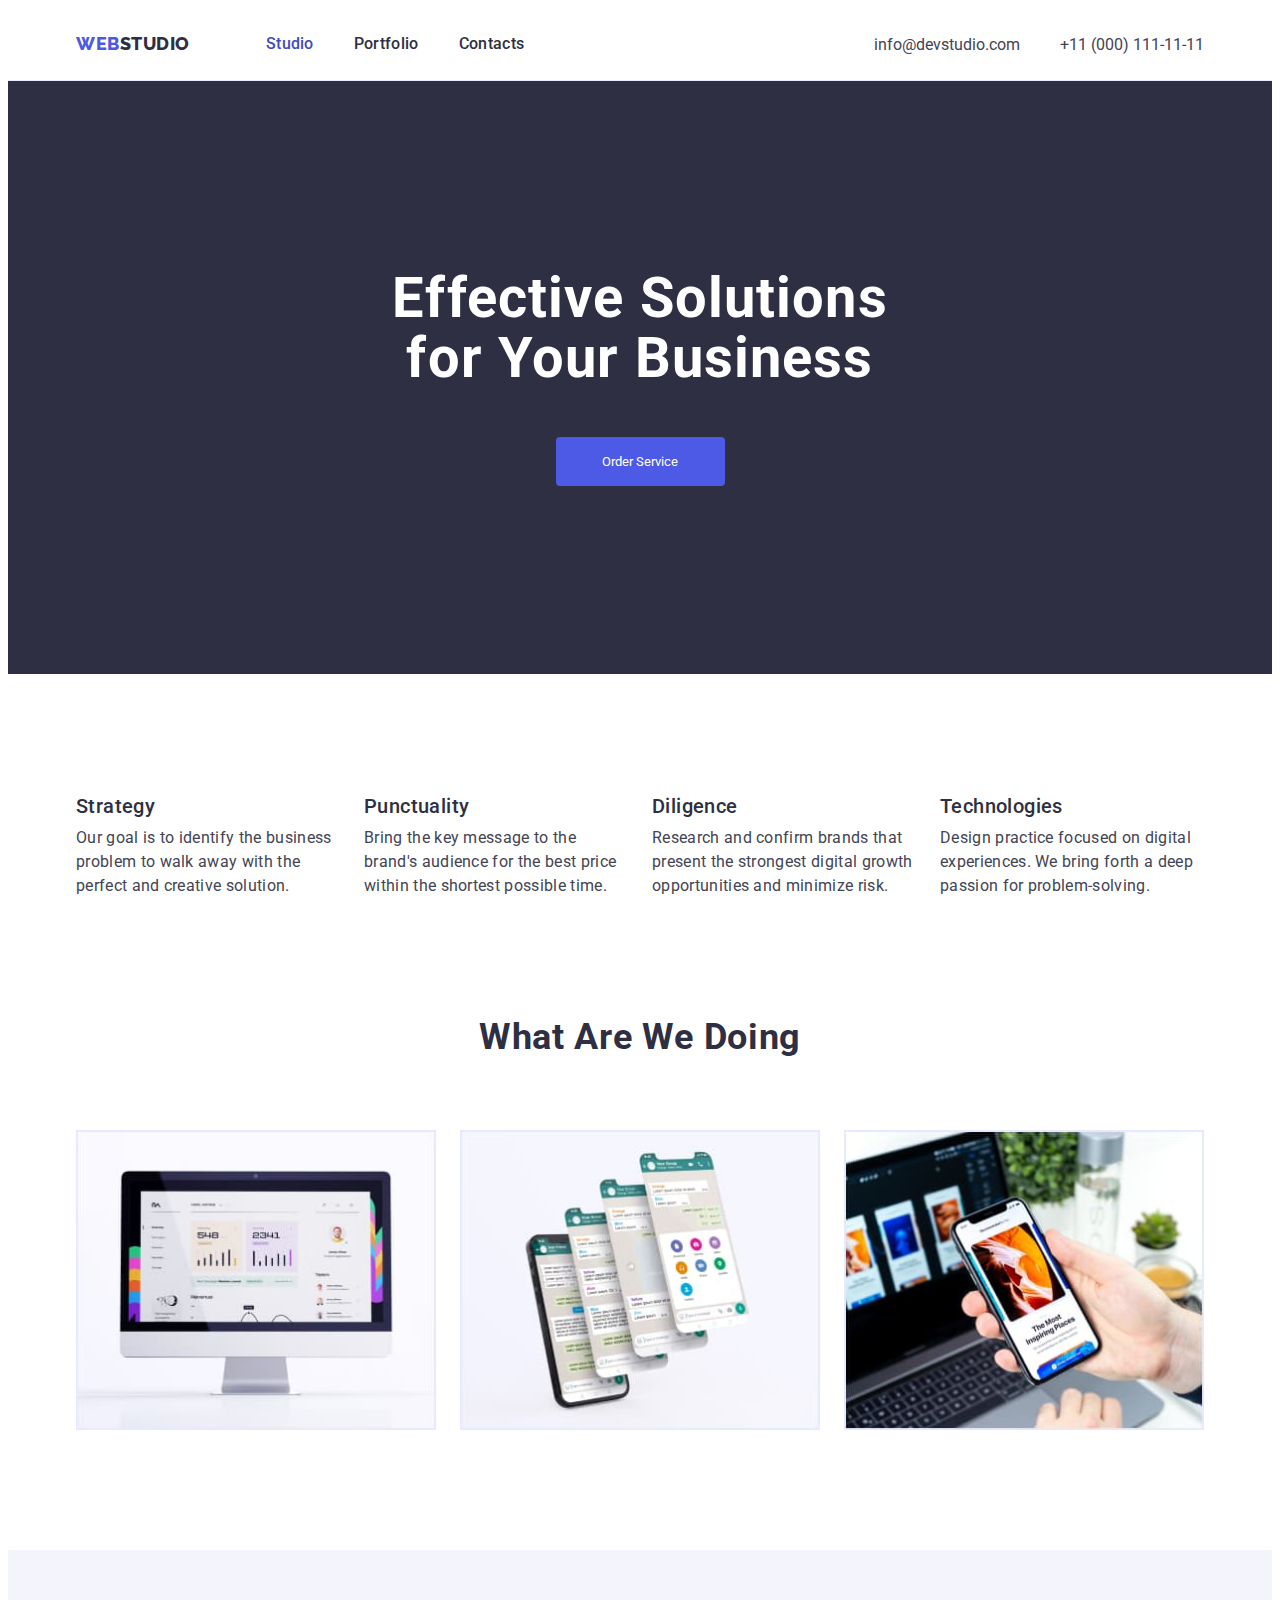
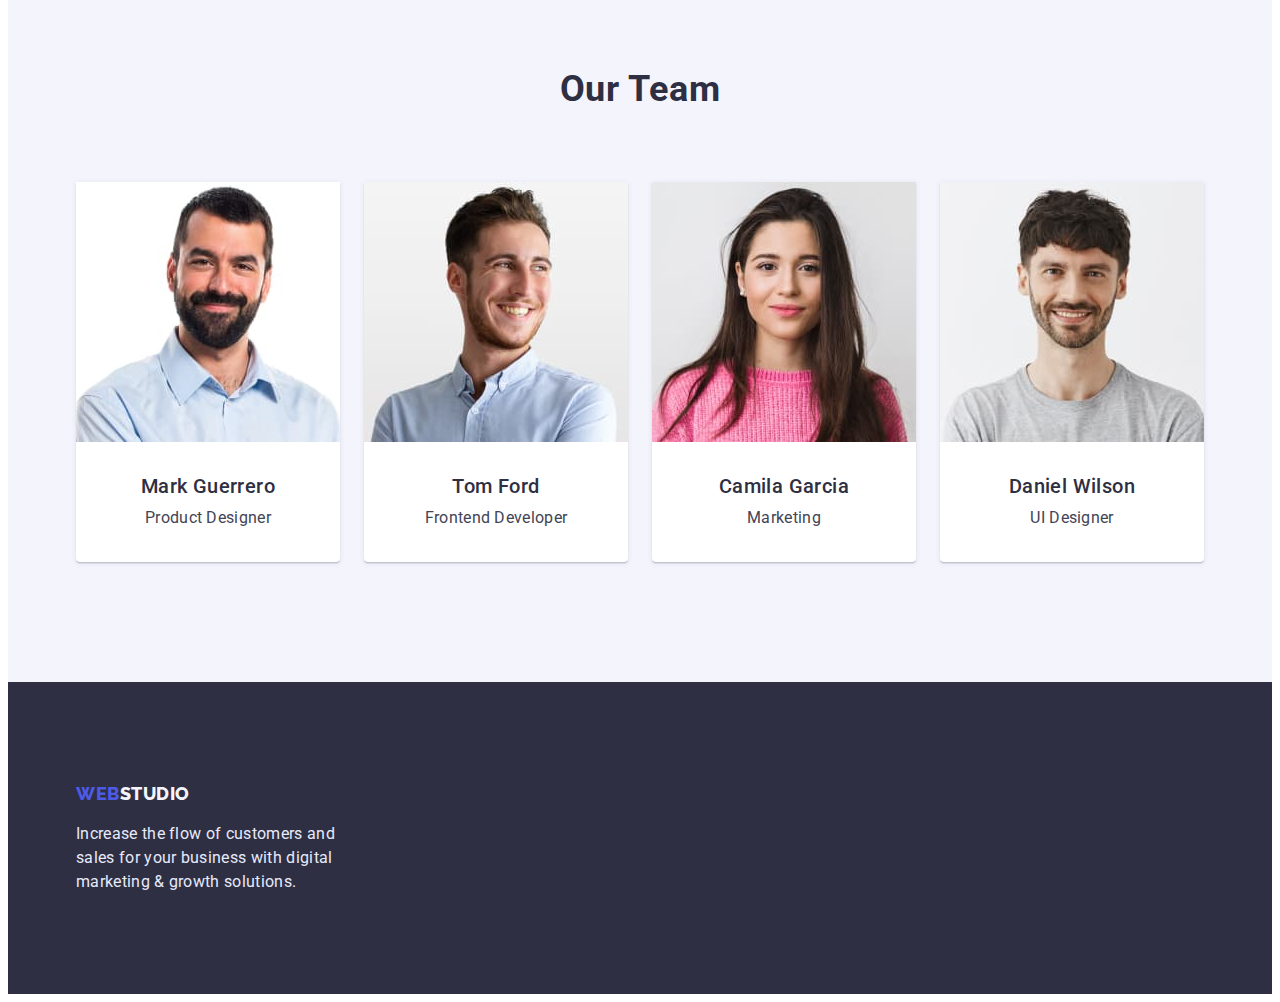
<file: index.html>
<!DOCTYPE html>
<html lang="en">
  <head>
    <meta charset="UTF-8" />
    <meta http-equiv="X-UA-Compatible" content="IE=edge" />
    <meta name="viewport" content="width=device-width, initial-scale=1.0" />
    <title>WebStudio</title>
    <link
      rel="stylesheet"
      href="https://cdnjs.cloudflare.com/ajax/libs/modern-normalize/1.1.0/modern-normalize.min.css"
      integrity="sha512-wpPYUAdjBVSE4KJnH1VR1HeZfpl1ub8YT/NKx4PuQ5NmX2tKuGu6U/JRp5y+Y8XG2tV+wKQpNHVUX03MfMFn9Q=="
      crossorigin="anonymous"
      referrerpolicy="no-referrer"
    />
    <!-- Fonts -->
    <link rel="preconnect" href="https://fonts.googleapis.com" />
    <link rel="preconnect" href="https://fonts.gstatic.com" crossorigin />
    <link
      href="https://fonts.googleapis.com/css2?family=Raleway:wght@800&family=Roboto:wght@400;500;700&display=swap"
      rel="stylesheet"
    />
    <!--============ Base styles =======-->

    <link rel="stylesheet" href="./css/styles.css" />
  </head>

  <body>
    <!--====== HEADER=======> -->
    <header class="page-header">
      <div class="container header-container">
        <nav class="page-nav">
          <a class="logo logo-header link" href="./index.html">
            <span class="logo-first">Web</span><span>Studio</span></a
          >

          <ul class="menu list">
            <li class="menu-item">
              <a class="menu-link current link" href="">Studio</a>
            </li>
            <li class="menu-item">
              <a class="menu-link link" href="./portfolio.html">Portfolio</a>
            </li>
            <li class="menu-item">
              <a class="menu-link link" href="">Contacts</a>
            </li>
          </ul>
        </nav>
        <address class="address">
          <ul class="address-list list">
            <li class="address-list-item">
              <a class="email link" href="mailto:info@devstudio.com"
                >info@devstudio.com</a
              >
            </li>

            <li class="address-list-item">
              <a class="phone-number link" href="tel:+110001111111"
                >+11 (000) 111-11-11</a
              >
            </li>
          </ul>
        </address>
      </div>
    </header>
    <!-- Golovna chastyna -->
    <main>
      <!-- HERO -->

      <section class="hero">
        <div class="container">
          <h1 class="hero-title">Effective Solutions for Your Business</h1>
          <button class="hero-button" type="button">Order Service</button>
        </div>
      </section>

      <!-- Section 1 -->
      <section class="features">
        <div class="container">
          <h2 class="visually-hidden">Features</h2>
          <ul class="section-list list">
            <li class="features-item">
              <h3 class="features-subtitle section-subtitle">Strategy</h3>
              <p class="section-description">
                Our goal is to identify the business problem to walk away with
                the perfect and creative solution.
              </p>
            </li>
            <li class="features-item">
              <h3 class="features-subtitle section-subtitle">Punctuality</h3>
              <p class="section-description">
                Bring the key message to the brand's audience for the best price
                within the shortest possible time.
              </p>
            </li>
            <li class="features-item">
              <h3 class="features-subtitle section-subtitle">Diligence</h3>
              <p class="section-description">
                Research and confirm brands that present the strongest digital
                growth opportunities and minimize risk.
              </p>
            </li>
            <li class="features-item">
              <h3 class="features-subtitle section-subtitle">Technologies</h3>
              <p class="section-description">
                Design practice focused on digital experiences. We bring forth a
                deep passion for problem-solving.
              </p>
            </li>
          </ul>
        </div>
      </section>
      <!-- Section 2 -->
      <section class="projects">
        <div class="container">
          <h2 class="section-title">What are we doing</h2>
          <ul class="section-list list">
            <li class="projects-item">
              <img
                class="projects-image"
                src="./images/img1.jpg"
                alt="Monitor"
                width="360"
              />
            </li>
            <li class="projects-item">
              <img
                class="projects-image"
                src="./images/img2.jpg"
                alt="Phones"
                width="360"
              />
            </li>
            <li class="projects-item">
              <img
                class="projects-image"
                src="./images/img3.jpg"
                width="360"
                alt="Notebok and phone"
              />
            </li>
          </ul>
        </div>
      </section>
      <!-- Section 3 -->
      <section class="team">
        <div class="container">
          <h2 class="section-title">Our Team</h2>
          <ul class="section-list list">
            <li class="team-item">
              <img
                src="./images/employees/mark_guerrero.jpg"
                alt="photo Mark Guerrero"
                width="264"
                height="260"
              />
              <div class="team-description">
                <h3 class="team-subtitle section-subtitle">Mark Guerrero</h3>
                <p class="section-description">Product Designer</p>
              </div>
            </li>
            <li class="team-item">
              <img
                src="./images/employees/tom_ford.jpg"
                alt=" photo Tom Ford"
                width="264"
                height="260"
              />
              <div class="team-description">
                <h3 class="team-subtitle section-subtitle">Tom Ford</h3>
                <p class="section-description">Frontend Developer</p>
              </div>
            </li>
            <li class="team-item">
              <img
                src="./images/employees/camila_garcia.jpg"
                alt="photo Camila Garcia"
                width="264"
              />
              <div class="team-description">
                <h3 class="team-subtitle section-subtitle">Camila Garcia</h3>
                <p class="section-description">Marketing</p>
              </div>
            </li>
            <li class="team-item">
              <img
                src="./images/employees/daniel_wilson.jpg"
                alt="photo Daniel Wilson"
                width="264"
                height="260"
              />
              <div class="team-description">
                <h3 class="team-subtitle section-subtitle">Daniel Wilson</h3>
                <p class="section-description">UI Designer</p>
              </div>
            </li>
          </ul>
        </div>
      </section>
    </main>
    <!--=======FOOTER================== -->
    <footer class="footer">
      <div class="container">
        <a class="logo link" href="./index.html">
          <span class="logo-first">Web</span
          ><span class="logo-second">Studio</span>
        </a>

        <p class="footer-text">
          Increase the flow of customers and sales for your business with
          digital marketing & growth solutions.
        </p>
      </div>
    </footer>
  </body>
</html>
</file>
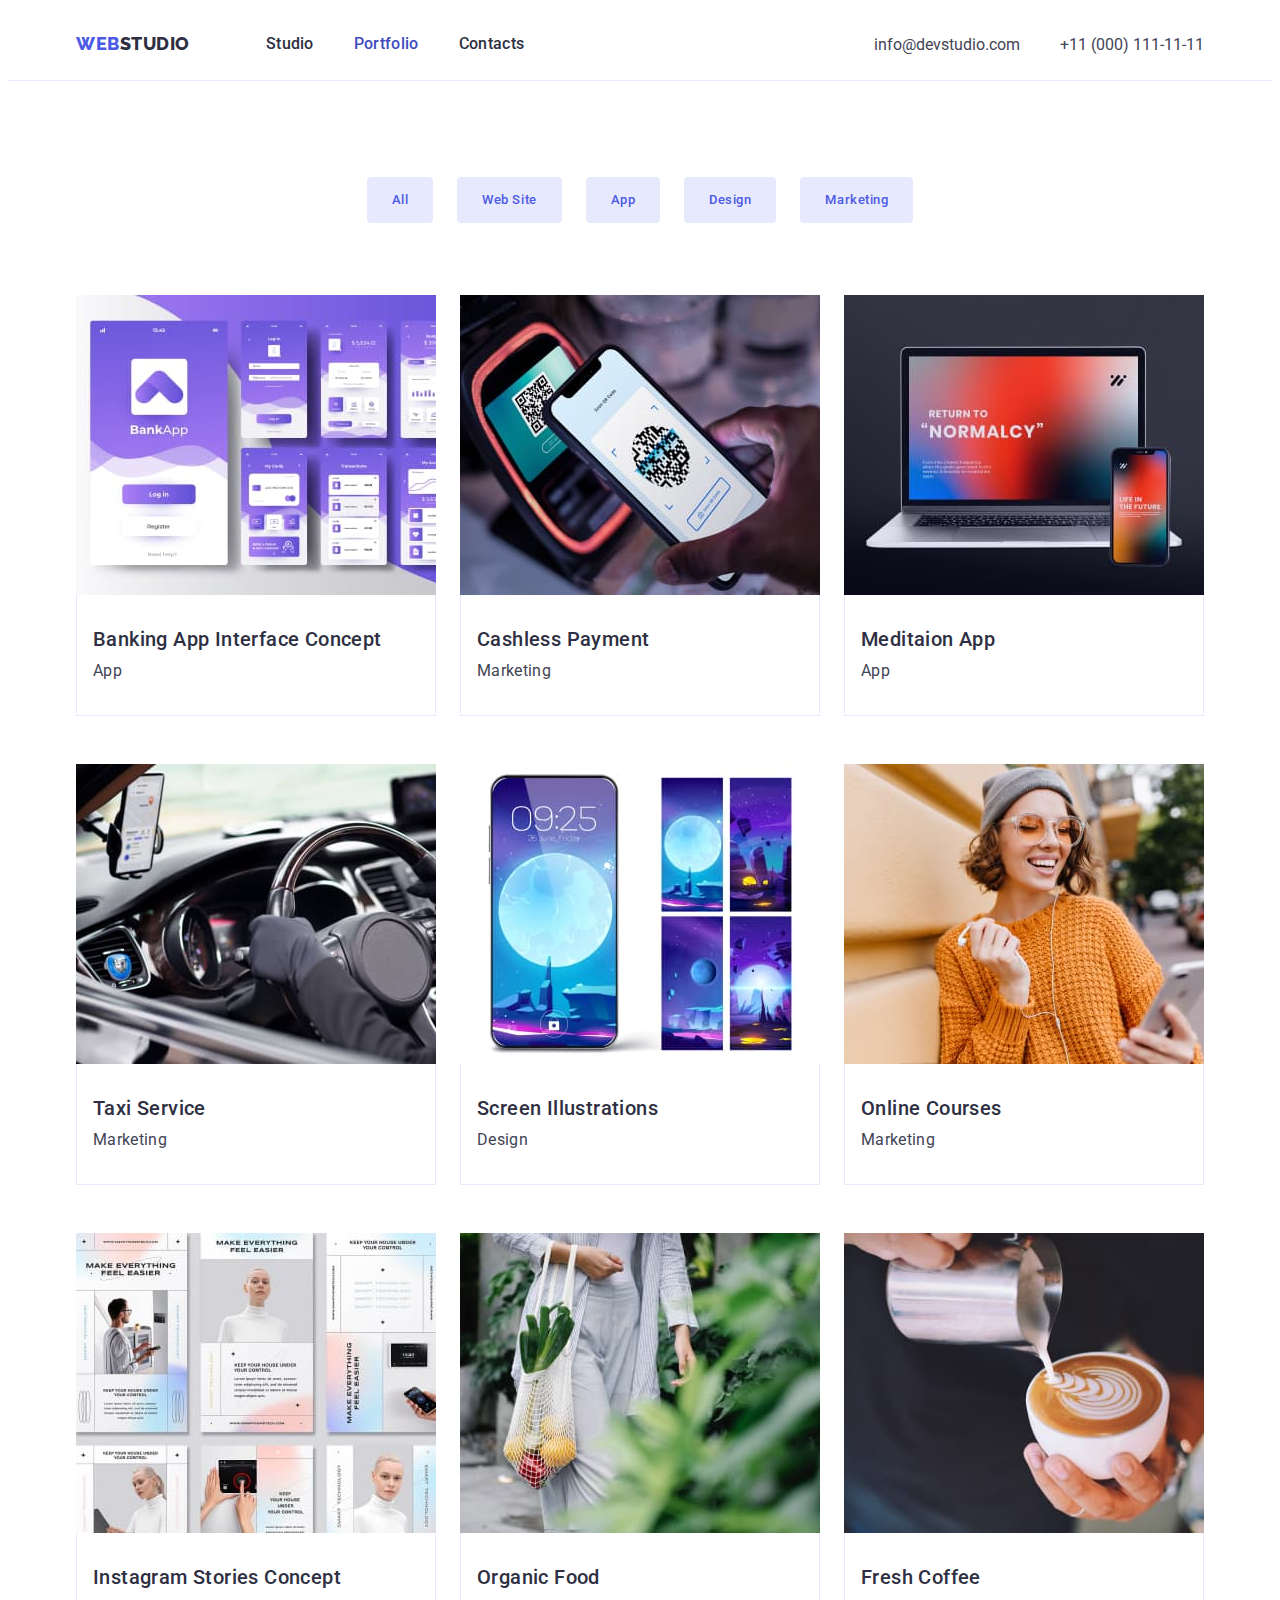
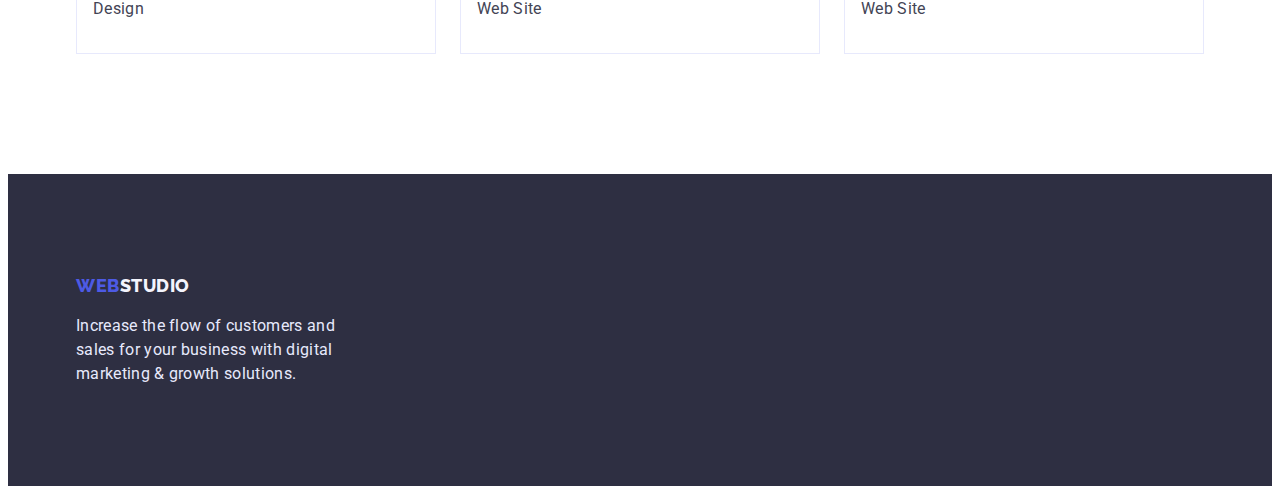
<file: portfolio.html>
<!DOCTYPE html>
<html lang="en">
  <head>
    <meta charset="UTF-8" />
    <meta http-equiv="X-UA-Compatible" content="IE=edge" />
    <meta name="viewport" content="width=device-width, initial-scale=1.0" />
    <title>Portfolio</title>
    <!--===== Link to normalize =======-->
    <link
      rel="stylesheet"
      href="https://cdnjs.cloudflare.com/ajax/libs/modern-normalize/1.1.0/modern-normalize.min.css"
      integrity="sha512-wpPYUAdjBVSE4KJnH1VR1HeZfpl1ub8YT/NKx4PuQ5NmX2tKuGu6U/JRp5y+Y8XG2tV+wKQpNHVUX03MfMFn9Q=="
      crossorigin="anonymous"
      referrerpolicy="no-referrer"
    />
    <!-- Fonts -->
    <link rel="preconnect" href="https://fonts.googleapis.com" />
    <link rel="preconnect" href="https://fonts.gstatic.com" crossorigin />
    <link
      href="https://fonts.googleapis.com/css2?family=Raleway:wght@800&family=Roboto:wght@400;500;700&display=swap"
      rel="stylesheet"
    />
    <link rel="stylesheet" href="./css/styles.css" />
  </head>
  <body>
    <!--====== HEADER=======> -->
    <header class="page-header">
      <div class="container header-container">
        <nav class="page-nav">
          <a class="logo logo-header link" href="./index.html">
            <span class="logo-first">Web</span><span>Studio</span></a
          >

          <ul class="menu list">
            <li class="menu-item">
              <a class="menu-link link" href="./index.html">Studio</a>
            </li>
            <li class="menu-item">
              <a class="menu-link current link" href="./portfolio.html"
                >Portfolio</a
              >
            </li>
            <li class="menu-item">
              <a class="menu-link link" href="">Contacts</a>
            </li>
          </ul>
        </nav>
        <address class="address">
          <ul class="address-list list">
            <li class="address-list-item">
              <a class="email link" href="mailto:info@devstudio.com"
                >info@devstudio.com</a
              >
            </li>

            <li class="address-list-item">
              <a class="phone-number link" href="tel:+110001111111"
                >+11 (000) 111-11-11</a
              >
            </li>
          </ul>
        </address>
      </div>
    </header>
    <!-- Golovna chastyna -->
    <main>
      <!--SECTION PORTFOLIO -->

      <section class="portfolio">
        <div class="container">
          <h1 class="potrfolio-title visually-hidden"></h1>
          <ul class="portfolio-category list">
            <li class="portfolio-category-item">
              <button class="portfolio-button" type="button">All</button>
            </li>
            <li class="portfolio-category-item">
              <button class="portfolio-button" type="button">Web Site</button>
            </li>
            <li class="portfolio-category-item">
              <button class="portfolio-button" type="button">App</button>
            </li>
            <li class="portfolio-category-item">
              <button class="portfolio-button" type="button">Design</button>
            </li>
            <li class="portfolio-category-item">
              <button class="portfolio-button" type="button">Marketing</button>
            </li>
          </ul>

          <ul class="portfolio-list list">
            <li class="portfolio-list-item">
              <img
                class="portfolio-img"
                src="./images/portfolio/banking_app.jpg"
                alt="photo Bank app"
                width="360"
                height="300"
              />
              <div class="portfolio-text">
                <h3 class="portfolio-list-name">
                  Banking App Interface Concept
                </h3>
                <p class="portfolio-description">App</p>
              </div>
            </li>
            <li class="portfolio-list-item">
              <img
                class="portfolio-img"
                src="./images/portfolio/cashless_payment.jpg"
                alt="Mobile phone and bank terminal"
                width="360"
                height="300"
              />
              <div class="portfolio-text">
                <h3 class="portfolio-list-name">Cashless Payment</h3>
                <p class="portfolio-description">Marketing</p>
              </div>
            </li>
            <li class="portfolio-list-item">
              <img
                class="portfolio-img"
                src="./images/portfolio/meditaion_app.jpg"
                alt="Notebook and mobile phone"
                width="360"
                height="300"
              />
              <div class="portfolio-text">
                <h3 class="portfolio-list-name">Meditaion App</h3>
                <p class="portfolio-description">App</p>
              </div>
            </li>
            <li class="portfolio-list-item">
              <img
                class="portfolio-img"
                src="./images/portfolio/taxi_service.jpg"
                alt="Driver in the taxi"
                width="360"
                height="300"
              />
              <div class="portfolio-text">
                <h3 class="portfolio-list-name">Taxi Service</h3>
                <p class="portfolio-description">Marketing</p>
              </div>
            </li>
            <li class="portfolio-list-item">
              <img
                class="portfolio-img"
                src="./images/portfolio/screen_illustrations.jpg"
                alt="Various screen illustrations"
                width="360"
                height="300"
              />
              <div class="portfolio-text">
                <h3 class="portfolio-list-name">Screen Illustrations</h3>
                <p class="portfolio-description">Design</p>
              </div>
            </li>
            <li class="portfolio-list-item">
              <img
                class="portfolio-img"
                src="./images/portfolio/online_courses.jpg"
                alt="A girl watching an online course on mobile phone"
                width="360"
                height="300"
              />
              <div class="portfolio-text">
                <h3 class="portfolio-list-name">Online Courses</h3>
                <p class="portfolio-description">Marketing</p>
              </div>
            </li>
            <li class="portfolio-list-item">
              <img
                class="portfolio-img"
                src="./images/portfolio/instagram_stories.jpg"
                alt="Different layouts for Instagram"
                width="360"
                height="300"
              />
              <div class="portfolio-text">
                <h3 class="portfolio-list-name">Instagram Stories Concept</h3>
                <p class="portfolio-description">Design</p>
              </div>
            </li>
            <li class="portfolio-list-item">
              <img
                class="portfolio-img"
                src="./images/portfolio/organic_food.jpg"
                alt="A woman carrying fruits and vegetables"
                width="360"
                height="300"
              />
              <div class="portfolio-text">
                <h3 class="portfolio-list-name">Organic Food</h3>
                <p class="portfolio-description">Web Site</p>
              </div>
            </li>
            <li class="portfolio-list-item">
              <img
                class="portfolio-img"
                src="./images/portfolio/fresh_coffee.jpg"
                alt="A cup of coffee with cream on top"
                width="360"
                height="300"
              />
              <div class="portfolio-text">
                <h3 class="portfolio-list-name">Fresh Coffee</h3>
                <p class="portfolio-description">Web Site</p>
              </div>
            </li>
          </ul>
        </div>
      </section>
    </main>
    <!-- FOOTER -->
    <footer class="footer">
      <div class="container">
        <a class="logo link" href="./index.html">
          <span class="logo-first">Web</span
          ><span class="logo-second">Studio</span>
        </a>

        <p class="footer-text">
          Increase the flow of customers and sales for your business with
          digital marketing & growth solutions.
        </p>
      </div>
    </footer>
  </body>
</html>
</file>
<file: css/styles.css>
*,
*::before,
*::after {
  box-sizing: border-box;
}

:root {
  --accent-color: #404bbf;
  --primary-font: 'Roboto', sans-serif;
  --secondary-font: 'Raleway', sans-serif;
  --primary-text-color: #434455;
  --headings-color: #2e2f42;
  --brand-color: #4d5ae5;
  --background-color: #ffffff;
  --team-background-color: #f4f4fd;
  --subtle-background-color: #e7e9fc;
}
body {
  font-family: var(--primary-font);
  color: var(--primary-text-color);
  background-color: var(--background-color);
  font-size: 16px;
}

/* =====Components========= */

.container {
  max-width: 1158px;
  padding: 0 15px;
  margin: 0 auto;
}

/* =====Reset======== */
h1,
h2,
h3,
h4,
h5,
h6,
p,
ul {
  margin-top: 0;
  margin-bottom: 0;
}
/* Utils */
.visually-hidden {
  position: absolute;
  width: 1px;
  height: 1px;
  margin: -1px;
  border: 0;
  padding: 0;

  white-space: nowrap;
  clip-path: inset(100%);
  clip: rect(0 0 0 0);
  overflow: hidden;
}
.list {
  list-style-type: none;
  padding: 0;
  margin: 0;
}
.link {
  text-decoration: none;
  color: inherit;
}
img {
  display: block;
  max-width: 100%;
  height: auto;
}

address {
  font-style: normal;
}

button {
  cursor: pointer;
}

/* =======MENU========= */
.page-header {
  border-bottom: 1px solid var(--subtle-background-color);
}
.page-nav {
  display: flex;
  align-items: center;
  margin-right: auto;
}
.header-container {
  display: flex;
  align-items: center;
}
.logo {
  color: var(--headings-color);
  font-family: var(--secondary-font);
  font-weight: 800;
  font-size: 18px;
  line-height: 1.33;
  letter-spacing: 0.03em;
  text-transform: uppercase;
}
.logo-header {
  margin-right: 76px;
}

.logo-first {
  color: var(--brand-color);
}

.menu-item {
  padding-top: 24px;
  padding-bottom: 24px;
}
.menu-link {
  color: var(--headings-color);
  font-weight: 500;
  line-height: 1.5;
  letter-spacing: 0.02em;
}
.menu-link:hover,
.menu-link:focus {
  color: var(--accent-color);
}
.current {
  color: var(--accent-color);
}

.email:hover,
.email:focus {
  color: var(--accent-color);
}
.phone-number:hover,
.phone-number:focus {
  color: var(--accent-color);
}

.menu {
  display: flex;
  gap: 40px;
  margin-right: auto;
}
.address-list {
  display: flex;
  gap: 40px;
}

/* =======HERO========== */
.hero-title {
  margin: 0 auto 48px;
  max-width: 496px;

  color: var(--background-color);
  font-size: 56px;
  line-height: 1.07;
  letter-spacing: 0.02em;
}
/* !!!!!!Temporary Background color!!!!! */
.hero {
  padding-top: 188px;
  padding-bottom: 188px;
  margin-right: auto;
  margin-left: auto;
  max-width: 1440px;
  background-color: var(--headings-color);
  text-align: center;
}

.hero-button {
  display: inline-block;
  text-align: center;
  padding: 16px 32px;
  min-width: 169px;
  border: 1px solid transparent;

  font-family: inherit;
  color: var(--background-color);
  background-color: var(--brand-color);
  cursor: pointer;
  border-radius: 4px;
}
.hero-button:hover {
  background-color: var(--accent-color);
}

/* ======FEATURES/SECTION 1======== */
.features {
  padding-top: 120px;
  padding-bottom: 120px;
}

.section-subtitle {
  color: var(--headings-color);
  font-weight: 500;
  font-size: 20px;
  line-height: 1.2;
  letter-spacing: 0.02em;
}
.section-description {
  line-height: 1.5;
  letter-spacing: 0.02em;
}
.section-list {
  display: flex;
  gap: 24px;
}
.features-subtitle {
  margin-bottom: 8px;
  width: 264px;
}
.features-item {
  flex-basis: calc((100% - 72px) / 4);
}

/* ===========WHAT ARE WE DOING/SECTION 2======== */
.projects {
  padding-bottom: 120px;
}
.section-title {
  margin-bottom: 72px;

  color: var(--headings-color);
  font-size: 36px;
  line-height: 1.11;
  text-align: center;
  letter-spacing: 0.02em;
  text-transform: capitalize;
}
.projects-image {
  border: 1px solid var(--subtle-background-color);
}
.projects-item {
  flex-basis: calc((100% - 48px) / 3);
}

/* ===========OUR TEAM/SECTION 3======== */
.team {
  background-color: var(--team-background-color);
  padding-top: 120px;
  padding-bottom: 120px;
}

.team-item {
  background-color: var(--background-color);
  flex-basis: calc((100% - 72px) / 4);
  box-shadow: 0px 1px 6px rgba(46, 47, 66, 0.08),
    0px 1px 1px rgba(46, 47, 66, 0.16), 0px 2px 1px rgba(46, 47, 66, 0.08);
  border-radius: 0px 0px 4px 4px;
}
.team-description {
  padding: 32px 16px;
  text-align: center;
}
.team-subtitle {
  margin-bottom: 8px;
}
/* =========FOOTER================= *  

/* !!!!!!!!!!!!!!!!!===Temporarily background====== */
.footer {
  background-color: var(--headings-color);
  padding-top: 100px;
  padding-bottom: 100px;
}
.logo-second {
  color: var(--team-background-color);
}
.footer-text {
  width: 264px;
  color: var(--subtle-background-color);
  line-height: 1.5;
  letter-spacing: 0.02em;
  margin-top: 16px;
}

/* =======PORTFOLIO PAGE============= */
.portfolio {
  padding-top: 96px;
  padding-bottom: 120px;
}

.portfolio-category {
  display: flex;
  justify-content: center;
  gap: 24px;
  margin-bottom: 72px;
}
.portfolio-button {
  display: inline-block;
  padding: 12px 24px;
  border: 1px solid var(--subtle-background-color);
  border-radius: 4px;

  font-family: inherit;
  color: var(--brand-color);
  background-color: var(--subtle-background-color);
  font-weight: 500;
  line-height: 1.5;
  display: flex;
  align-items: center;
  text-align: center;
  letter-spacing: 0.04em;
}
.portfolio-button:hover,
.portfolio-button:focus {
  color: var(--background-color);
  background-color: var(--accent-color);
}
.portfolio-list-name {
  margin-bottom: 8px;

  color: var(--headings-color);
  font-weight: 500;
  font-size: 20px;
  line-height: 1.2;
  letter-spacing: 0.02em;
}
.portfolio-description {
  line-height: 1.5;
  letter-spacing: 0.02em;
}
.portfolio-list {
  display: flex;
  flex-wrap: wrap;
  gap: 48px 24px;
}
.portfolio-text {
  padding: 32px 0 32px 16px;
  border-right: 1px solid var(--subtle-background-color);
  border-bottom: 1px solid var(--subtle-background-color);
  border-left: 1px solid var(--subtle-background-color);
}
.portfolio-list-item {
  flex-basis: calc((100% - 48px) / 3);
}
</file>
